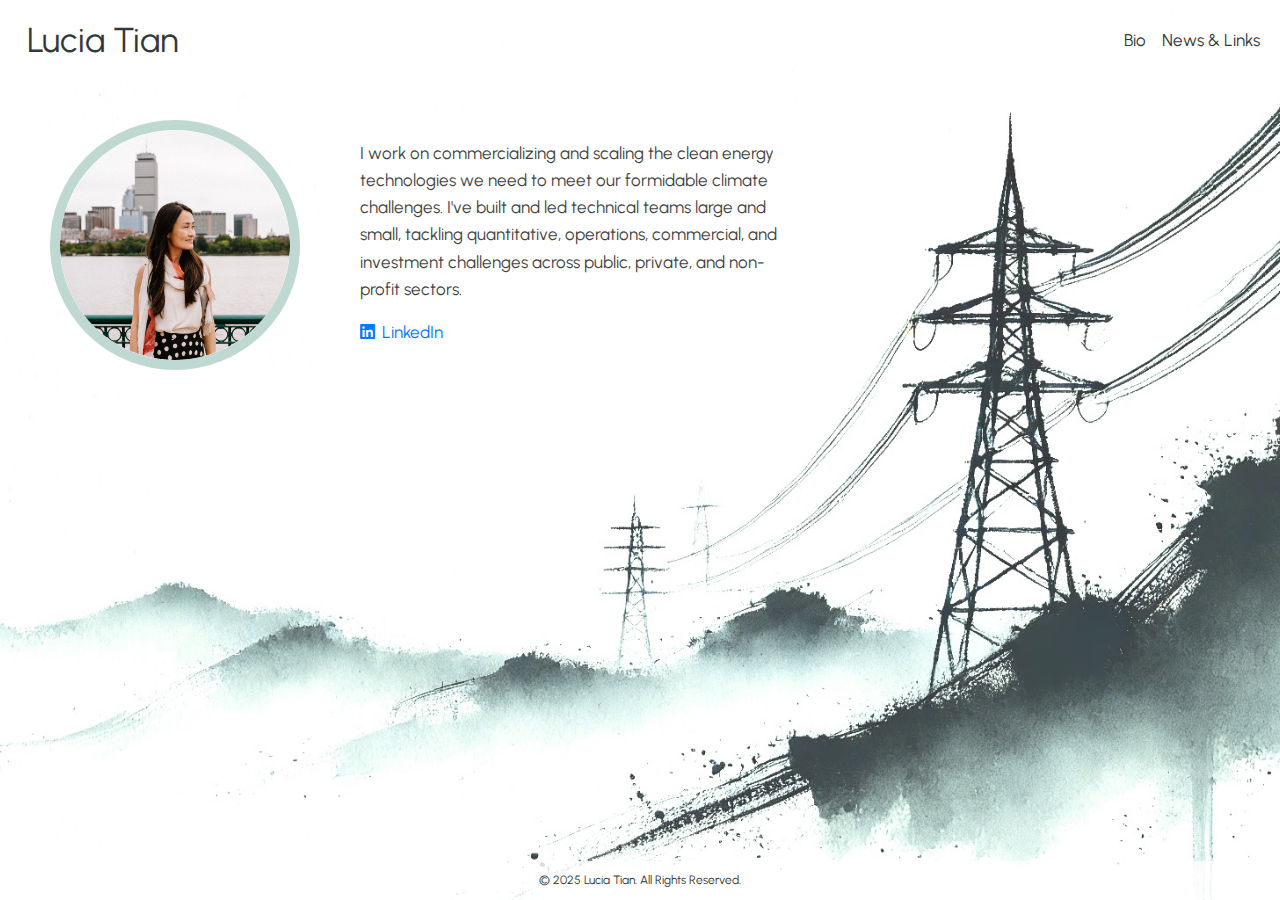
<file: index.html>
<!DOCTYPE html>
<html lang="en">

<head>
  <meta charset="UTF-8">
  <meta name="viewport" content="width=device-width, initial-scale=1.0">
  <meta name="description" content="Lucia Tian is a leader in commercializing and deploying clean energy technologies, to enable data & AI growth while tackling our global climate challenges."/>
  <title> Lucia Tian | Home </title>
  <link rel="stylesheet" href="https://cdn.jsdelivr.net/npm/bootstrap@5.3.0/dist/css/bootstrap.min.css">
  <link href="https://fonts.googleapis.com/css2?family=Urbanist:wght@400;700&display=swap" rel="stylesheet">
  <link href="https://cdnjs.cloudflare.com/ajax/libs/font-awesome/6.5.0/css/all.min.css" rel="stylesheet">
  <link href="https://cdn.jsdelivr.net/npm/bootstrap-icons/font/bootstrap-icons.css" rel="stylesheet">
  <link rel="icon" type="image/x-icon" href="input/transmission_favicon.png">

 <style>

html, body {
  height: 100%; /* Ensure both the html and body elements fill the viewport height */
  margin: 0; /* Remove default margins */
  display: flex; /* Use flexbox for layout */
  flex-direction: column; /* Arrange elements in a column layout */
}

body {
  background-image: url('input/transmission_background.jpg'); /* Replace with the path to your image */
  background-size: cover; /* Make the image cover the entire background */
  background-position: center; /* Center the image */
  background-repeat: no-repeat; /* Prevent the image from repeating */
  background-attachment: fixed; /* Fix the background so it doesn't move when scrolling */

  font-family: 'Urbanist', sans-serif; /* Set your preferred font */
  color: #323839; /* Set the default text color */
  line-height: 1.6; /* Improve readability with line spacing */
}

h1, h2, h3, h4, h5, h6 {
  font-family: 'Urbanist', serif; /* Set a distinct font for headings */
  margin-bottom: 10px; /* Add spacing below headings */
}

p {
  font-size: 17px; /* Set a standard font size for paragraphs */
  color: #444444; /* Slightly lighter text for readability */
}

a {
  color: #007BFF; /* Set a distinct color for links */
  text-decoration: none; /* Remove underline */
}

a i {
  margin-right: 3px; /* Add space between the icon and text */
}

a:hover {
  color: #0056b3; /* Change link color on hover */
  text-decoration: underline; /* Add underline on hover */
}

.navbar {
  /*background-color: transparent; */
  background-color: rgba(255, 255, 255, 0.7); /* White with 80% opacity */
  position: sticky; /* Allow content to flow behind it */
  z-index: 1; /* Keep the navbar above the image */
  padding-left: 0px; /* Adjust spacing if necessary */
}

.navbar-nav .nav-link {
  color: #323839; /* Ensure the text remains visible on a transparent background */
  font-size: 17px; /* Set a standard font size for links */
}

.navbar-brand {
  color: #323839; /* Ensure the brand text is visible */
  font-size: 26pt;
  position: relative; /* Ensure proper alignment */
  left: 0; /* Keep aligned with the left side */
  margin-left: 0; /* Adjust margin to maintain consistent spacing */
  padding-left: 15px;
}

.navbar-toggler-icon {
  background-color: #d2e9e1af; /* Set the desired color */
  border-radius: 2px; /* Optional: Add rounding to the corners */
}


.navbar-toggler:hover svg rect {
  fill: #323839; /* Change color on hover */
}


.profile-container {
  display: flex; /* Use flexbox for layout */
  flex-direction: row; /* Arrange elements in a row */
  align-items: flex-start; /* Vertically align the image and text */
  gap: 40px; /* Add space between the image and text */
  width: 65vw; /* Adjust viewport width */
  flex-grow: 1; /* Push the footer to the bottom */
  padding-top:3%; /* Changed from center to flex-start alignment and added padding */
  /* height: 60vh; /* Adjust viewport height */
}


.text-container {
  flex: 1; /* Allow the text to take up the remaining space */
  display: flex; /* Use flexbox for alignment */
  flex-direction: column; /* Stack text vertically */
  justify-content: flex-start;
  overflow-y: auto; /* Enable scrolling for the text */
  max-height: 100vh; /* Limit the height to the viewport */
  padding-right: 20px; /* Add some padding for spacing */
}

.text-background {
  background-color: rgba(255, 255, 255, 0.8); /* White background with 80% opacity */
  padding: 20px; /* Add padding inside the background */
  border-radius: 8px; /* Optional: Add rounded corners for aesthetics */
  width: 100%; /* Ensure the container spans the available space */
  display: inline-block; /* Make the box shrink to fit its content */
  max-width: 100%; /* Limit maximum width for better readability */
  margin: 0 auto; /* Center the text container */
}

.profile-photo-container {
  width: 250px; /* Adjust width as needed */
  height: 250px; /* Half of the width for a perfect half-circle */
  overflow: hidden; /* Ensures the image doesn't overflow the container */
  position: relative;
  /*background-color: white; /* Optional: Background color for the border area */
  margin-left: 50px; /* Add padding on the left side of the image */
  border: 10px solid #bfd9d2; /* Replace #34c759 with the exact green color from your background image */
  border-radius: 50%; /* Ensure the border is circular */
  flex-shrink: 0; /* Prevent shrinking in flex containers */
}

.profile-photo-image {
  width: 100%; /* Make the image fill the container */
  height: 100%; /* Maintain aspect ratio */
}

/* for small screens */
@media (max-width: 1050px) {
  .profile-container {
    gap: 20px; /* Reduce the gap between elements */
    width: 73vw; /* Full viewport width */
    height:auto;
    align-items: top; /* Vertically align the image and text */
  }


  .text-container {
    max-height: calc(100vh - 250px); /* Adjust for image height */
    padding: 0 20px; /* Add horizontal padding */
  }
 
}

/* for really small screens */
@media (max-width: 850px) {
  .profile-container {
    display: flex;
    flex-direction: column; /* Stack the image and text vertically */
    gap: 20px; /* Add spacing between the elements */
    width: auto; /* Use full width */
    height: 100vh; /* Take up the full viewport height */
    overflow-y: auto; /* Enable vertical scrolling for the block */
    align-items: center; /* Center-align content */
    justify-content: flex-start; /* Align content to the top */
    padding: 20px; /* Add padding for better spacing */
  }

  .profile-photo-container {
    width: 200px; /* Adjust width as needed */
    height: 200px; /* Half of the width for a perfect half-circle */
    margin-left: 0px;
    margin-right: 0vw;
  }
  .text-container {
    flex: none; /* Prevent stretching of child elements */
    width:auto; /* Allow the text to size itself based on content */
    max-height: none; /* Remove height restrictions */
    overflow-y: visible; /* Ensure text remains fully visible */
    font-size: 16px; /* Slightly smaller text for narrow viewports */
  }

  .text-background {
    width: auto; /* Allow the box to size itself based on content */
    max-width: 80%; /* Ensure it doesn't extend too far on smaller screens */
    padding: 15px; /* Reduce padding for smaller screens */
    display: inline-block; /* Shrink the box to fit its content */
  }
}

</style>
</head>

<body>
  <!-- Navigation bar -->
    <nav class="navbar navbar-expand-lg navbar-dark sticky-top">
        <div class="container-fluid">
            <a class="navbar-brand" href="index.html">Lucia Tian</a>

            <button class="navbar-toggler" type="button" data-bs-toggle="collapse" data-bs-target="#navbarNav"
            aria-controls="navbarNav" aria-expanded="false" aria-label="Toggle navigation">
      <svg width="30" height="30" viewBox="0 0 30 30" xmlns="http://www.w3.org/2000/svg">
        <rect width="30" height="3" fill="#bfd9d2"></rect>
        <rect y="12" width="30" height="3" fill="#bfd9d2"></rect>
        <rect y="24" width="30" height="3" fill="#bfd9d2"></rect>
      </svg>
    </button>



            <div class="collapse navbar-collapse" id="navbarNav">
                <ul class="navbar-nav ms-auto">
                    <li class="nav-item">
                        <a class="nav-link" href="bio.html">Bio</a>
                    </li>
                    <li class="nav-item">
                        <a class="nav-link" href="news.html">News & Links</a>
                    </li>

                </ul>
            </div>
        </div>
    </nav>
<!-- End of navigation bar -->

<!-- Profile and Text Section -->
<div class="profile-container">
  <!-- Image Section -->
  <div class="profile-photo-container">
    <img src="input/lucia_tian_clean_energy.png" alt="Lucia Tian - Clean Energy Technologies, Google" class="profile-photo-image">
  </div>

  <!-- Text Section -->

  <div class="text-background">
  <div class="text-container">
    <p>
      I work on commercializing and scaling the clean energy technologies we need to meet our formidable climate challenges.
      I've built and led technical teams large and small, tackling quantitative, operations, commercial, and investment challenges
      across public, private, and non-profit sectors.
    </p>

    <p>
      <a href="https://www.linkedin.com/in/lucia-tian/" target="_blank" aria-label="LinkedIn">
        <i class="fab fa-linkedin"></i> LinkedIn</a>
    </p>


  </div>
  </div>
</div>

<!-- Enables navbar collapse -->
  <script src="https://cdn.jsdelivr.net/npm/bootstrap@5.3.0/dist/js/bootstrap.bundle.min.js"></script>

<!-- Footer -->
<footer style="background-color: rgba(255, 255, 255, 0.8); padding: 10px; text-align: center; font-size: 12px;">
  © 2025 Lucia Tian. All Rights Reserved.
</footer>
  
</body>
</html>
</file>
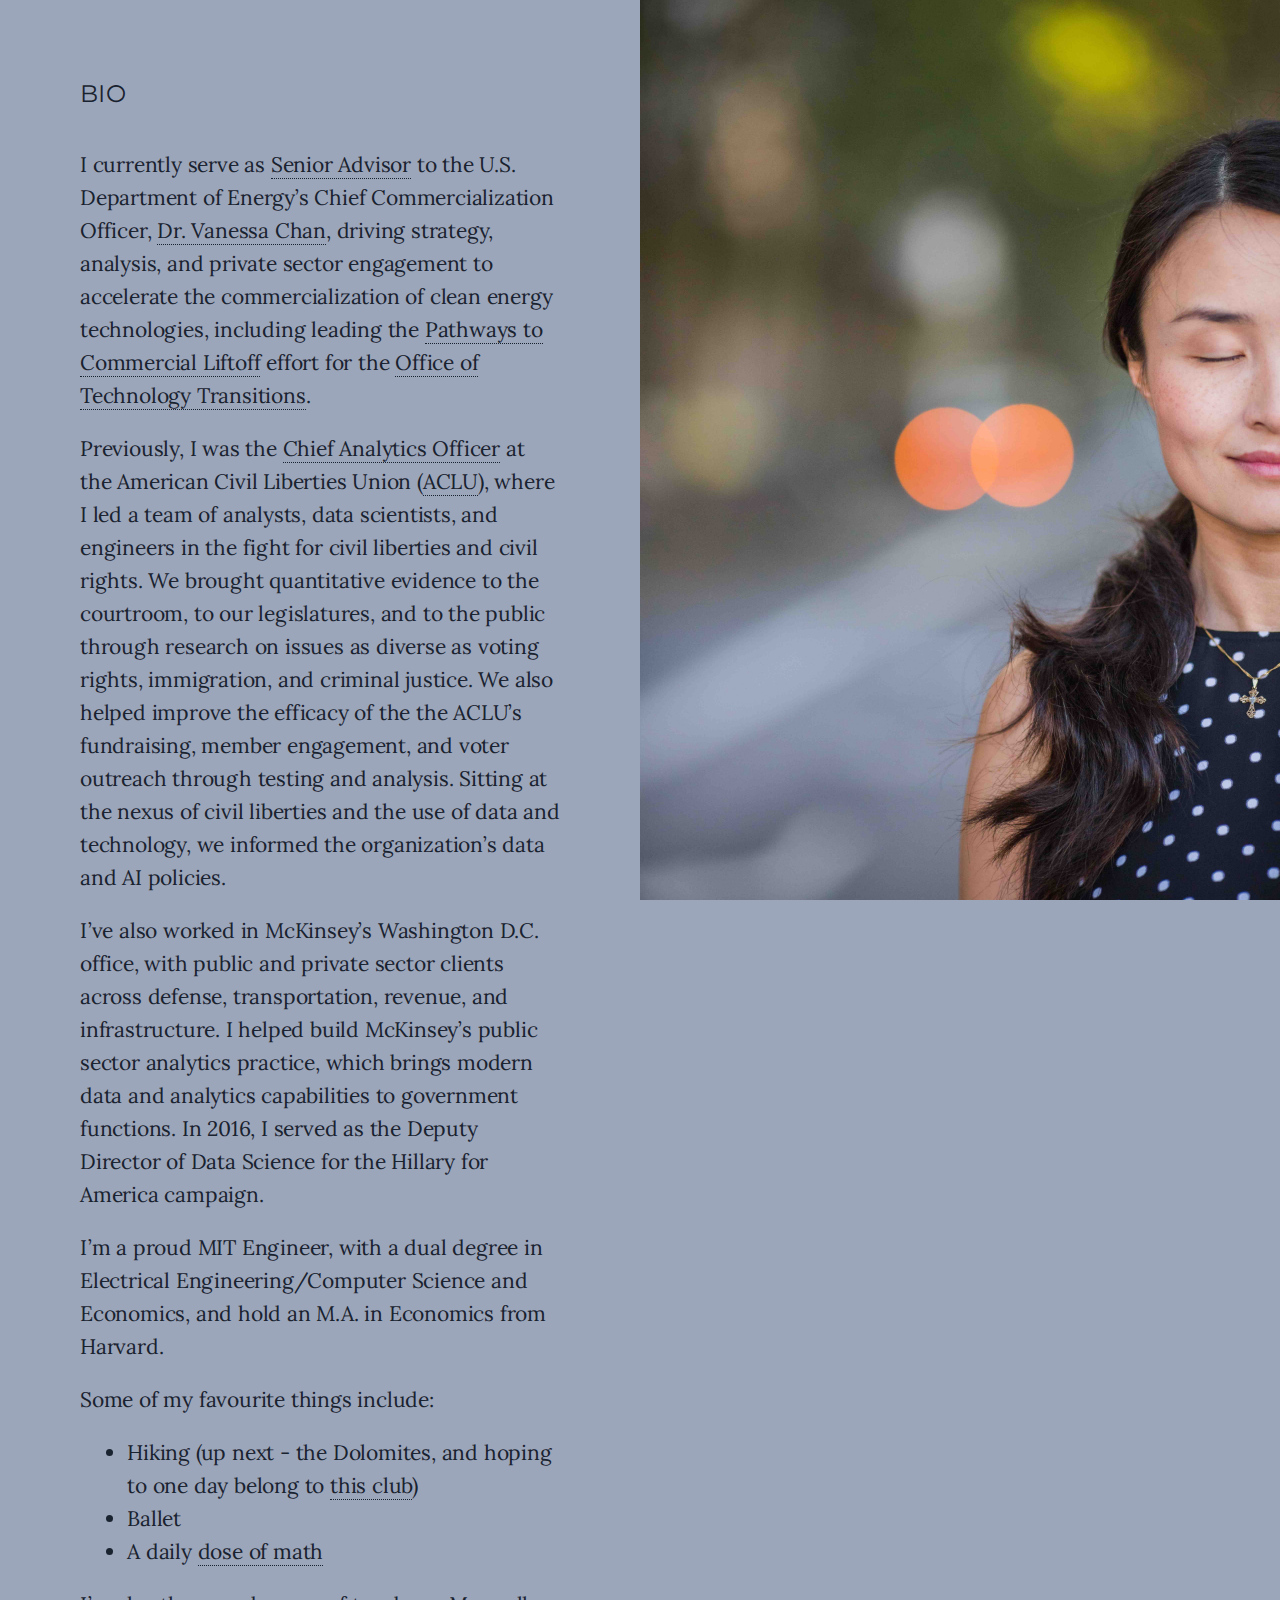
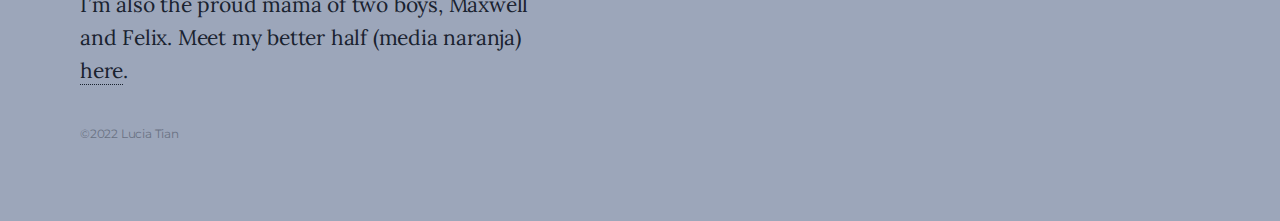
<file: bio/index.html>
<!DOCTYPE html>
<html lang="en-US">

<head>
  <meta charset="UTF-8" />
<meta http-equiv="X-UA-Compatible" content="IE=edge" />


<title>Bio - Lucia Tian</title>
<meta name="author" content="Lucia Tian" />
<meta name="description" content="Lucia Tian. Climate. Technology Commercialization. Data." />
<meta name="robots" content="index, follow" />
<meta name="referrer" content="always" />


<meta property="og:title" content="Bio - Lucia Tian" />
<meta property="og:description" content="Lucia Tian. Climate. Technology Commercialization. Data." />
<meta property="og:url" content="https://luciatian.github.io/" />

<meta property="og:image" content="https://luciatian.github.io/images/LTwebss.png" />
<meta name="twitter:card" content="summary_large_image" />

<meta name="twitter:site" content="@luciattian" />


<link rel="icon" href="https://luciatian.github.io/favicon.ico" />


<link rel="stylesheet" href="https://luciatian.github.io/assets/css/split.css" type="text/css" media="screen" />
<meta name="viewport" content="width=device-width,initial-scale=1" />



  <style>
  
    .fs-split .split-image { background-image: url("https://luciatian.github.io/images/MA_9774_small.jpg"); background-position: center right; }
  
  </style>




  
<script type="application/javascript">
var doNotTrack = false;
if (!doNotTrack) {
	(function(i,s,o,g,r,a,m){i['GoogleAnalyticsObject']=r;i[r]=i[r]||function(){
	(i[r].q=i[r].q||[]).push(arguments)},i[r].l=1*new Date();a=s.createElement(o),
	m=s.getElementsByTagName(o)[0];a.async=1;a.src=g;m.parentNode.insertBefore(a,m)
	})(window,document,'script','https://www.google-analytics.com/analytics.js','ga');
	ga('create', 'UA-162812219-1', 'auto');
	
	ga('send', 'pageview');
}
</script>



</head>

<body id="fullsingle" class="page-template-page-fullsingle-split">

  <div class="fs-split">

    
    

      <div class="split-image">

      </div>

    
    
    
    <div class="split-content">
      <div class="split-content-vertically-center">
        
        <div class="split-intro">
  
  <h1>Bio</h1>

</div>


        
        
  
  <div class="split-bio">
  <p>I currently serve as <a href="https://www.energy.gov/technologytransitions/person/lucia-tian">Senior Advisor</a> to the U.S. Department of Energy&rsquo;s Chief Commercialization Officer, <a href="https://www.energy.gov/technologytransitions/chief-commercialization-officer">Dr. Vanessa Chan</a>, driving strategy, analysis, and private sector engagement to accelerate the commercialization of clean energy technologies, including leading the <a href="https://liftoff.energy.gov">Pathways to Commercial Liftoff</a> effort for the <a href="https://www.energy.gov/technologytransitions/office-technology-transitions">Office of Technology Transitions</a>.</p>
<p>Previously, I was the <a href="https://www.aclu.org/bio/lucia-tian">Chief Analytics Officer</a> at the American Civil Liberties Union (<a href="https://www.aclu.org/">ACLU</a>), where I led a team of analysts, data scientists, and engineers in the fight for civil liberties and civil rights. We brought quantitative evidence to the courtroom, to our legislatures, and to the public through research on issues as diverse as voting rights, immigration, and criminal justice. We also helped improve the efficacy of the the ACLU&rsquo;s fundraising, member engagement, and voter outreach through testing and analysis. Sitting at the nexus of civil liberties and the use of data and technology, we informed the organization’s data and AI policies.</p>
<p>I&rsquo;ve also worked in McKinsey’s Washington D.C. office, with public and private sector clients across defense, transportation, revenue, and infrastructure. I helped build McKinsey&rsquo;s public sector analytics practice, which brings modern data and analytics capabilities to government functions. In 2016, I served as the Deputy Director of Data Science for the Hillary for America campaign.</p>
<p>I&rsquo;m a proud MIT Engineer, with a dual degree in Electrical Engineering/Computer Science and Economics, and hold an M.A. in Economics from Harvard.</p>
<p>Some of my favourite things include:</p>
<ul>
<li>Hiking (up next - the Dolomites, and hoping to one day belong to <a href="http://www.amc4000footer.org/">this club</a>)</li>
<li>Ballet</li>
<li>A daily <a href="https://www.youtube.com/channel/UCYO_jab_esuFRV4b17AJtAw">dose of math</a></li>
</ul>
<p>I&rsquo;m also the proud mama of two boys, Maxwell and Felix. Meet my better half (media naranja) <a href="https://www.eduardodavila.com/">here</a>.</p>

</div>



        
        <div class="split-credit">
  <p>&copy;2022 Lucia Tian </p>

</div>

      </div>
    </div>

  </div>
  
  
<script type="text/javascript">
var sc_project=12232989;
var sc_invisible=1;
var sc_security="527f2d4e";
var sc_https=1;
var sc_remove_link=1;
</script>
<script type="text/javascript"
src="https://www.statcounter.com/counter/counter.js" async></script>
<noscript><div class="statcounter"><img class="statcounter"
src="https://c.statcounter.com/12232989/0/527f2d4e/1/" alt="Web Analytics Made
Easy - StatCounter"></div></noscript>



</body>
</html>
</file>
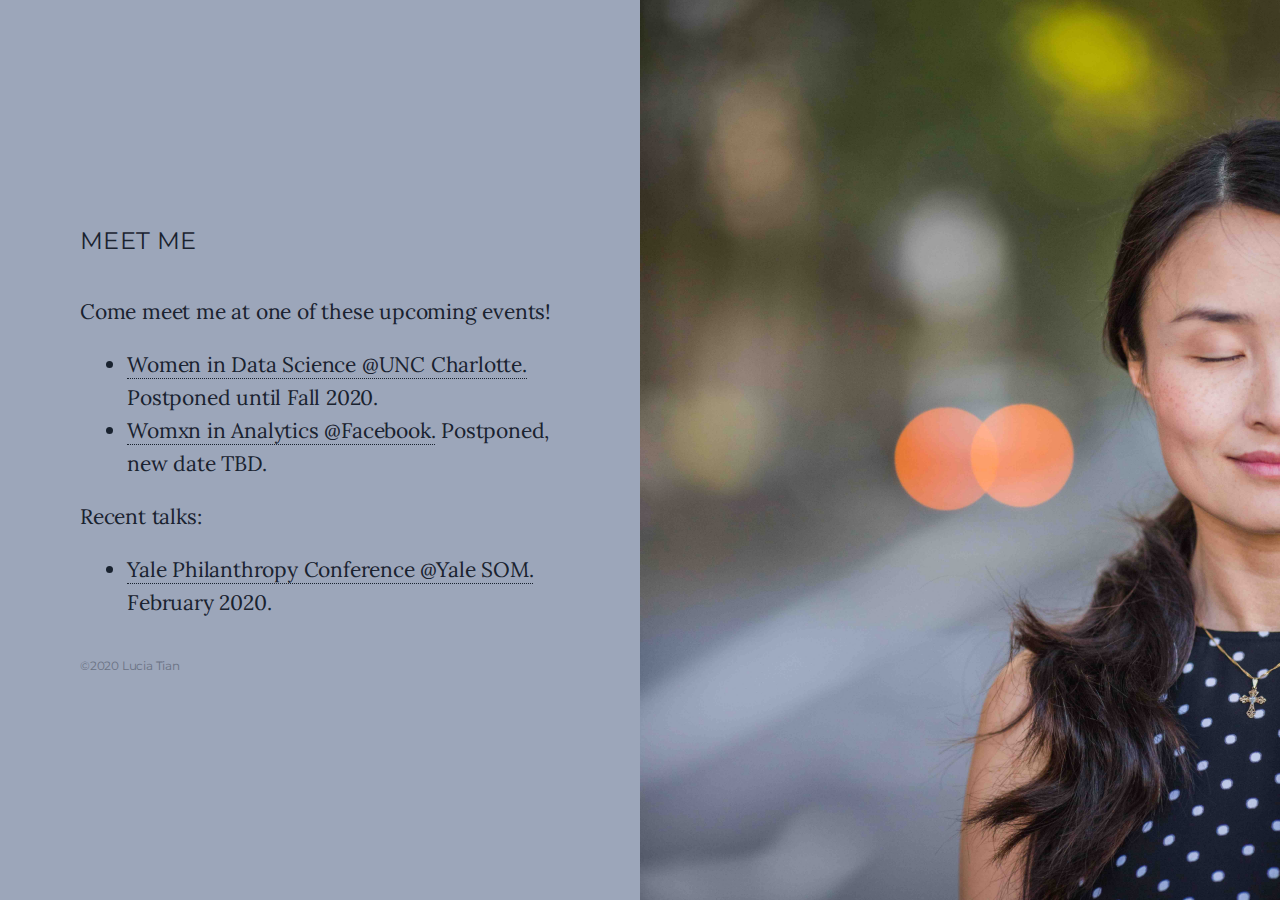
<file: meetme/index.html>
<!DOCTYPE html>
<html lang="en-US">

<head>
  <meta charset="UTF-8" />
<meta http-equiv="X-UA-Compatible" content="IE=edge" />


<title>Meet me - Lucia Tian</title>
<meta name="author" content="Lucia Tian" />
<meta name="description" content="Lucia Tian, Chief Analytics Officer, American Civil Liberties Union, ACLU." />
<meta name="robots" content="index, follow" />
<meta name="referrer" content="always" />


<meta property="og:title" content="Meet me - Lucia Tian" />
<meta property="og:description" content="Lucia Tian, Chief Analytics Officer, American Civil Liberties Union, ACLU." />
<meta property="og:url" content="https://luciatian.github.io/" />

<meta property="og:image" content="https://luciatian.github.io/images/screenshot.jpg" />
<meta name="twitter:card" content="summary_large_image" />

<meta name="twitter:site" content="@luciattian" />


<link rel="icon" href="https://luciatian.github.io/favicon.ico" />


<link rel="stylesheet" href="https://luciatian.github.io/assets/css/split.css" type="text/css" media="screen" />
<meta name="viewport" content="width=device-width,initial-scale=1" />



  <style>

    .fs-split .split-image { background-image: url("https://luciatian.github.io/images/MA_9774_small.jpg"); background-position: center right; }

  </style>





<script type="application/javascript">
var doNotTrack = false;
if (!doNotTrack) {
	(function(i,s,o,g,r,a,m){i['GoogleAnalyticsObject']=r;i[r]=i[r]||function(){
	(i[r].q=i[r].q||[]).push(arguments)},i[r].l=1*new Date();a=s.createElement(o),
	m=s.getElementsByTagName(o)[0];a.async=1;a.src=g;m.parentNode.insertBefore(a,m)
	})(window,document,'script','https://www.google-analytics.com/analytics.js','ga');
	ga('create', 'UA-162812219-1', 'auto');

	ga('send', 'pageview');
}
</script>



</head>

<body id="fullsingle" class="page-template-page-fullsingle-split">

  <div class="fs-split">




      <div class="split-image">

      </div>




    <div class="split-content">
      <div class="split-content-vertically-center">

        <div class="split-intro">

  <h1>Meet me</h1>

</div>





  <div class="split-bio">
  <p>Come meet me at one of these upcoming events!</p>
<ul>
<li><a href="https://charlottewids.uncc.edu/speakers/2020">Women in Data Science @UNC Charlotte.</a> Postponed until Fall 2020.</li>
<li><a href="https://wiac2020.fbreg.com/">Womxn in Analytics @Facebook.</a> Postponed, new date TBD.</li>
</ul>
<p>Recent talks:</p>
<ul>
<li><a href="https://yalephilanthropyconference.com/data-driven-impact">Yale Philanthropy Conference @Yale SOM.</a> February 2020.</li>
</ul>

</div>




        <div class="split-credit">
  <p>&copy;2020 Lucia Tian </p>

</div>

      </div>
    </div>

  </div>

  <!-- Default Statcounter code for Lucia Tian's website http://luciatian.com -->
  <script type="text/javascript">
  var sc_project=12232989;
  var sc_invisible=1;
  var sc_security="527f2d4e";
  var sc_https=1;
  var sc_remove_link=1;
  </script>
  <script type="text/javascript"
  src="https://www.statcounter.com/counter/counter.js" async></script>
  <noscript><div class="statcounter"><img class="statcounter"
  src="https://c.statcounter.com/12232989/0/527f2d4e/1/" alt="Web Analytics Made
  Easy - StatCounter"></div></noscript>
  <!-- End of Statcounter Code -->

</body>
</html>
</file>
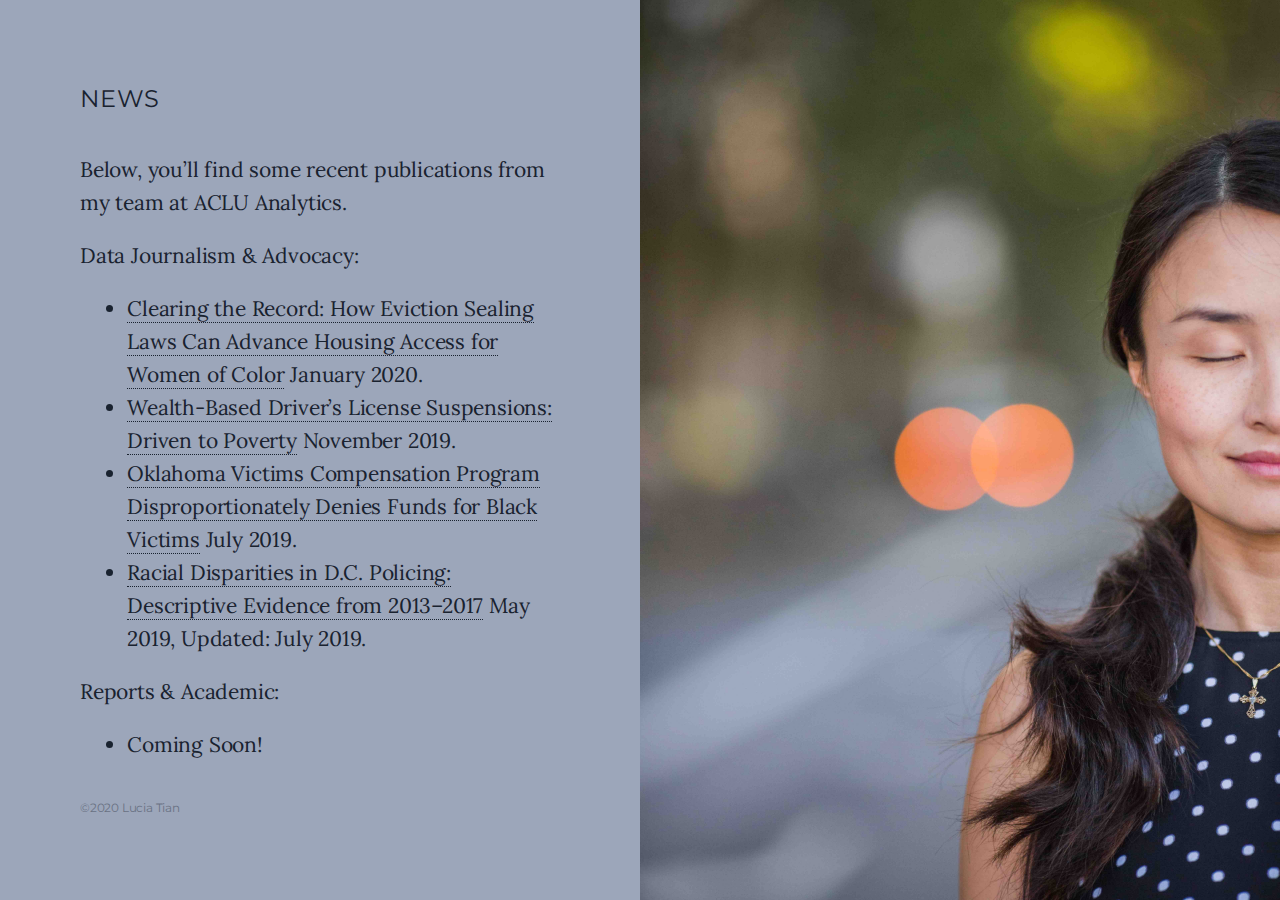
<file: news/index.html>
<!DOCTYPE html>
<html lang="en-US">

<head>
  <meta charset="UTF-8" />
<meta http-equiv="X-UA-Compatible" content="IE=edge" />


<title>News - Lucia Tian</title>
<meta name="author" content="Lucia Tian" />
<meta name="description" content="Lucia Tian, Chief Analytics Officer, American Civil Liberties Union, ACLU." />
<meta name="robots" content="index, follow" />
<meta name="referrer" content="always" />


<meta property="og:title" content="News - Lucia Tian" />
<meta property="og:description" content="Lucia Tian, Chief Analytics Officer, American Civil Liberties Union, ACLU." />
<meta property="og:url" content="https://luciatian.github.io/" />

<meta property="og:image" content="https://luciatian.github.io/images/screenshot.jpg" />
<meta name="twitter:card" content="summary_large_image" />

<meta name="twitter:site" content="@luciattian" />


<link rel="icon" href="https://luciatian.github.io/favicon.ico" />


<link rel="stylesheet" href="https://luciatian.github.io/assets/css/split.css" type="text/css" media="screen" />
<meta name="viewport" content="width=device-width,initial-scale=1" />



  <style>
  
    .fs-split .split-image { background-image: url("https://luciatian.github.io/images/MA_9774_small.jpg"); background-position: center right; }
  
  </style>





</head>

<body id="fullsingle" class="page-template-page-fullsingle-split">

  <div class="fs-split">

    
    

      <div class="split-image">

      </div>

    
    
    
    <div class="split-content">
      <div class="split-content-vertically-center">
        
        <div class="split-intro">
  
  <h1>News</h1>

</div>


        
        
  
  <div class="split-bio">
  <p>Below, you&rsquo;ll find some recent publications from my team at ACLU Analytics.</p>
<p>Data Journalism &amp; Advocacy:</p>
<ul>
<li><a href="https://www.aclu.org/news/racial-justice/clearing-the-record-how-eviction-sealing-laws-can-advance-housing-access-for-women-of-color/">Clearing the Record: How Eviction Sealing Laws Can Advance Housing Access for Women of Color</a> January 2020.</li>
<li><a href="https://graphics.aclu.org/south_carolina/">Wealth-Based Driver&rsquo;s License Suspensions: Driven to Poverty</a> November 2019.</li>
<li><a href="https://www.aclu.org/blog/racial-justice/race-and-criminal-justice/oklahoma-victims-compensation-program?redirect=blog/racial-justice/race-and-criminal-justice/oklahoma-victims-fund">Oklahoma Victims Compensation Program Disproportionately Denies Funds for Black Victims</a> July 2019.</li>
<li><a href="https://www.acludc.org/en/racial-disparities-dc-policing-descriptive-evidence-2013-2017">Racial Disparities in D.C. Policing: Descriptive Evidence from 2013–2017</a> May 2019,
Updated: July 2019.</li>
</ul>
<p>Reports &amp; Academic:</p>
<ul>
<li>Coming Soon!</li>
</ul>

</div>



        
        <div class="split-credit">
  <p>&copy;2020 Lucia Tian </p>

</div>

      </div>
    </div>
    
  </div>

</body>
</html>
</file>
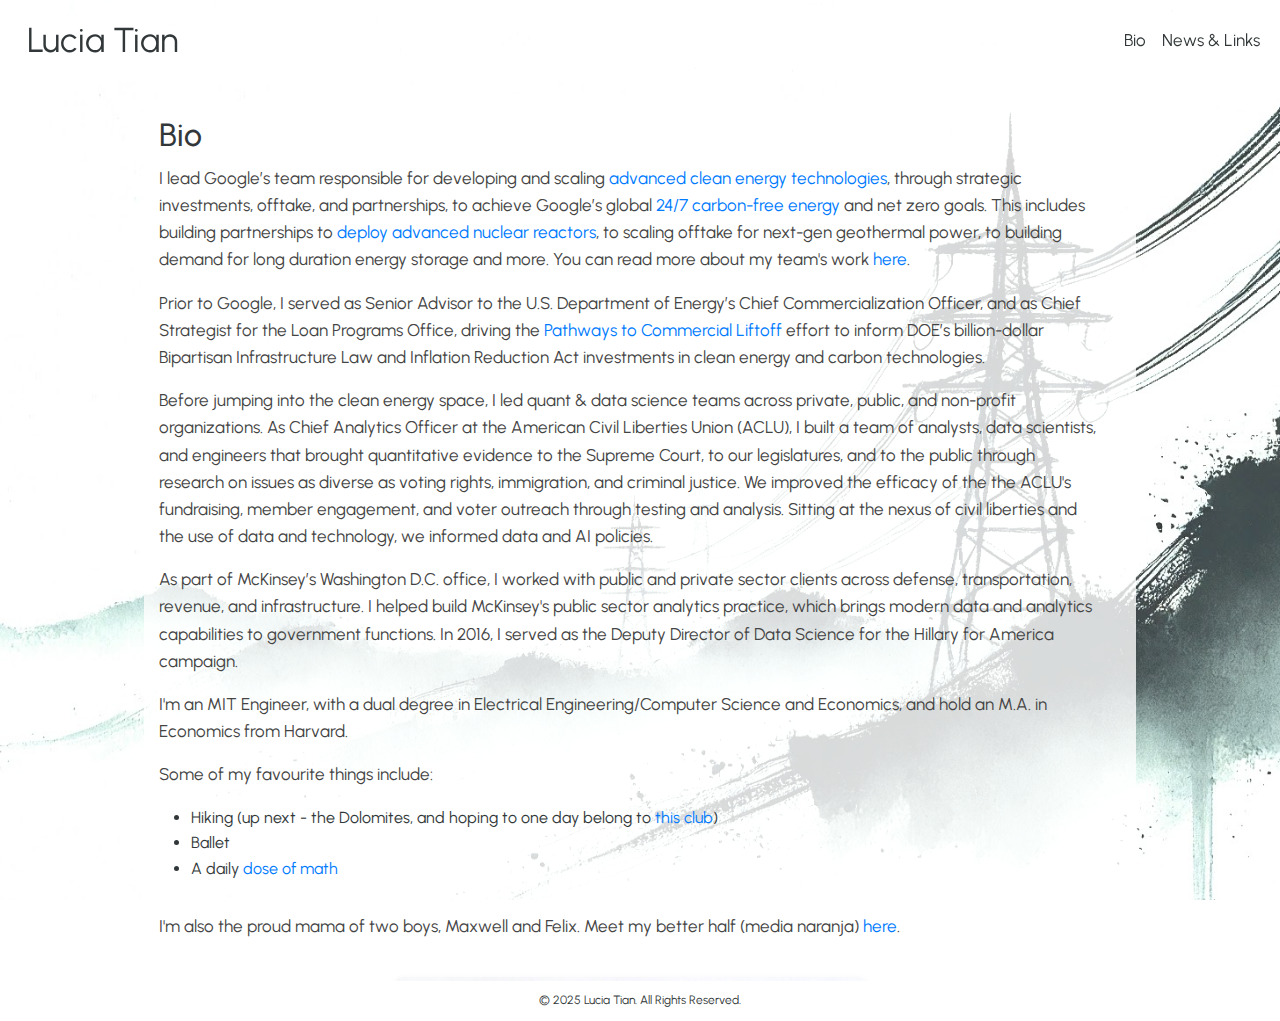
<file: bio.html>
<!DOCTYPE html>
<html lang="en">

<head>
  <meta charset="UTF-8">
  <meta name="viewport" content="width=device-width, initial-scale=1.0">
  <meta name="description" content="Lucia Tian is a leader in commercializing and deploying clean energy technologies to tackle our global climate challenges."/> 
  <title> Lucia Tian | Bio </title>
  <link rel="stylesheet" href="https://cdn.jsdelivr.net/npm/bootstrap@5.3.0/dist/css/bootstrap.min.css">
  <link href="https://fonts.googleapis.com/css2?family=Urbanist:wght@400;700&display=swap" rel="stylesheet">
  <link href="https://cdnjs.cloudflare.com/ajax/libs/font-awesome/6.5.0/css/all.min.css" rel="stylesheet">
  <link href="https://cdn.jsdelivr.net/npm/bootstrap-icons/font/bootstrap-icons.css" rel="stylesheet">
  <link rel="icon" type="image/x-icon" href="input/transmission_favicon.png">

 <style>

html, body {
  height: 100%; /* Ensure both the html and body elements fill the viewport height */
  margin: 0; /* Remove default margins */
}

body {
  background-image: url('input/transmission_background.jpg'); /* Replace with the path to your image */
  background-size: cover; /* Make the image cover the entire background */
  background-position: center; /* Center the image */
  background-repeat: no-repeat; /* Prevent the image from repeating */
  background-attachment: fixed; /* Fix the background so it doesn't move when scrolling */

  font-family: 'Urbanist', sans-serif; /* Set your preferred font */
  color: #323839; /* Set the default text color */
  line-height: 1.6; /* Improve readability with line spacing */
}

h1, h2, h3, h4, h5, h6 {
  font-family: 'Urbanist', serif; /* Set a distinct font for headings */
  margin-bottom: 10px; /* Add spacing below headings */
}

p {
  font-size: 17px; /* Set a standard font size for paragraphs */
  color: #444444; /* Slightly lighter text for readability */
}

a {
  color: #007BFF; /* Set a distinct color for links */
  text-decoration: none; /* Remove underline */
}

a i {
  margin-right: 3px; /* Add space between the icon and text */
}

a:hover {
  color: #0056b3; /* Change link color on hover */
  text-decoration: underline; /* Add underline on hover */
}

.navbar {
  /*background-color: transparent; */
  background-color: rgba(255, 255, 255, 0.7); /* White with 80% opacity */
  position: sticky; /* Allow content to flow behind it */
  z-index: 1; /* Keep the navbar above the image */
  padding-left: 0px; /* Adjust spacing if necessary */
}

.navbar-nav .nav-link {
  color: #323839; /* Ensure the text remains visible on a transparent background */
  font-size: 17px; /* Set a standard font size for links */
}

.navbar-brand {
  color: #323839; /* Ensure the brand text is visible */
  font-size: 26pt;
  position: relative; /* Ensure proper alignment */
  left: 0; /* Keep aligned with the left side */
  margin-left: 0px; /* Adjust margin to maintain consistent spacing */
  padding-left: 15px;
}

.navbar-toggler-icon {
  background-color: #d2e9e1af; /* Set the desired color */
  border-radius: 2px; /* Optional: Add rounding to the corners */
}


.navbar-toggler:hover svg rect {
  fill: #323839; /* Change color on hover */
}


.profile-container {
    display: flex;
    flex-direction: column; /* Stack the image and text vertically */
    gap: 20px; /* Add spacing between the elements */
    width: auto; /* Use full width */
    height: 100vh; /* Take up the full viewport height */
    overflow-y: auto; /* Enable vertical scrolling for the block */
    align-items: center; /* Center-align content */
    justify-content: flex-start; /* Align content to the top */
    padding: 20px; /* Add padding for better spacing */
  }

  

.text-container {
    flex: none; /* Prevent stretching of child elements */
    display: flex; /* Use flexbox for alignment */
    flex-direction: column; /* Stack text vertically */
    justify-content: flex-start;
    width:auto; /* Allow the text to size itself based on content */
    max-height: none; /* Remove height restrictions */
    overflow-y: auto; /* Enable scrolling for the text */
    font-size: 16px; /* Slightly smaller text for narrow viewports */
    padding-right: 20px; /* Add some padding for spacing */
}


.text-background {
  background-color: rgba(255, 255, 255, 0.8); /* White background with 80% opacity */
  padding: 20px; /* Add padding inside the background */
  border-radius: 8px; /* Optional: Add rounded corners for aesthetics */
  width: auto; /* Allow the box to size itself based on content */
  display: inline-block; /* Make the box shrink to fit its content */
  max-width: 80%; /* Limit maximum width for better readability */
  margin: 0 auto; /* Center the text container */
  padding: 15px; /* Reduce padding for smaller screens */
}


.image-container {
  text-align: center; /* Center the image horizontally */
  margin: 20px 0; /* Add spacing above and below the image */
}

.image-container img {
  width: 50%; /* Scale the image width to 50% of the page */
  max-width: 100%; /* Ensure the image does not exceed its original size */
  height: auto; /* Maintain the aspect ratio */
  border-radius: 8px; /* Optional: Add rounded corners for aesthetics */
  box-shadow: 0 4px 8px rgba(0, 0, 0, 0.1); /* Optional: Add a shadow for a subtle effect */
}

.image-container figcaption {
  font-size: 14px; /* Set the caption font size */
  color: #666; /* Use a lighter color for the caption */
  margin-top: 10px; /* Add spacing between the image and caption */
  /* font-style: italic; /* Optional: Make the caption italic */
}

</style>
</head>


<body>
  <!-- Navigation bar -->
    <nav class="navbar navbar-expand-lg navbar-dark sticky-top">
        <div class="container-fluid">
            <a class="navbar-brand" href="index.html">Lucia Tian</a>

            <button class="navbar-toggler" type="button" data-bs-toggle="collapse" data-bs-target="#navbarNav"
            aria-controls="navbarNav" aria-expanded="false" aria-label="Toggle navigation">
      <svg width="30" height="30" viewBox="0 0 30 30" xmlns="http://www.w3.org/2000/svg">
        <rect width="30" height="3" fill="#bfd9d2"></rect>
        <rect y="12" width="30" height="3" fill="#bfd9d2"></rect>
        <rect y="24" width="30" height="3" fill="#bfd9d2"></rect>
      </svg>
    </button>



            <div class="collapse navbar-collapse" id="navbarNav">
                <ul class="navbar-nav ms-auto">
                    <li class="nav-item">
                        <a class="nav-link" href="bio.html">Bio</a>
                    </li>
                    <li class="nav-item">
                        <a class="nav-link" href="news.html">News & Links</a>
                    </li>

                </ul>
            </div>
        </div>
    </nav>
<!-- End of navigation bar -->

<!-- Profile and Text Section -->
<div class="profile-container">

  <!-- Text Section -->

  <div class="text-background">
    <div class="text-container">
      <h2 id="Bio">Bio</h2>
      <p>
        I lead Google’s team responsible for developing and scaling 
        <a href="https://sustainability.google/reports/accelerating-advanced-clean-electricity-technologies/" target="_blank">advanced clean energy technologies</a>, through strategic investments, offtake, and partnerships, to achieve Google’s global 
        <a href="https://sustainability.google/progress/energy/" target="_blank">24/7 carbon-free energy</a> and net zero goals. This includes building partnerships to <a href="https://blog.google/outreach-initiatives/sustainability/google-kairos-power-nuclear-energy-agreement/" target="_blank">deploy advanced nuclear reactors</a>, to scaling offtake for next-gen geothermal power, to building demand for long duration energy storage and more. You can read more about my team's work 
        <a href="https://www.linkedin.com/pulse/harnessing-electricity-demand-commercialize-nextgen-clean-terrell-wb2nc" target="_blank">here</a>.
      </p>
    
      <p>
        Prior to Google, I served as Senior Advisor
        to the U.S. Department of Energy’s Chief Commercialization Officer, and as Chief Strategist for the Loan Programs Office, driving the 
        <a href="https://liftoff.energy.gov" target="_blank">Pathways to Commercial Liftoff</a>
        effort to inform DOE’s billion-dollar Bipartisan Infrastructure Law and Inflation Reduction Act investments in clean energy and carbon technologies.
      </p>
    
      <p>
        Before jumping into the clean energy space, I led quant & data science teams across private, public, and non-profit organizations. As Chief Analytics Officer
        at the American Civil Liberties Union (ACLU), I built a team of analysts, data scientists, and engineers that brought quantitative evidence to the Supreme Court, to our legislatures, and to the public through research on issues as diverse as voting rights, immigration, and criminal justice. 
        We improved the efficacy of the the ACLU's fundraising, member engagement, and voter outreach through testing and analysis. Sitting at the nexus of civil liberties and the use of data and technology, we informed data and AI policies.
      </p>

      <p>
        As part of McKinsey’s Washington D.C. office, I worked with public and private sector clients across defense, transportation, revenue, and infrastructure. I helped build McKinsey's public sector analytics practice, which brings modern data and analytics capabilities to government functions. In 2016, I served as the Deputy Director of Data Science for the Hillary for America campaign.
      </p>

      <p>
        I'm an MIT Engineer, with a dual degree in Electrical Engineering/Computer Science and Economics, and hold an M.A. in Economics from Harvard.
      </p>  
    
      <p>
        Some of my favourite things include:
        <ul>
          <li>Hiking (up next - the Dolomites, and hoping to one day belong to 
            <a href="http://www.amc4000footer.org/" target="_blank">this club</a>)</li>
          <li>Ballet</li>
          <li>A daily <a href="https://www.youtube.com/channel/UCYO_jab_esuFRV4b17AJtAw" target="_blank">dose of math</a></li>
        </ul>
      </p>
    
      <p>
        I'm also the proud mama of two boys, Maxwell and Felix. Meet my better half (media naranja) 
        <a href="https://www.eduardodavila.com/" target="_blank">here</a>.
      </p>

      <!-- Insert image -->
      <div class="image-container">
        <img src="input/family_portrait.jpg" alt="Our family portrait, by Max">
        <figcaption>Our family portrait, by Max</figcaption>
      </div>

    </div>
    
  </div>
</div>

<!-- Enables navbar collapse -->
  <script src="https://cdn.jsdelivr.net/npm/bootstrap@5.3.0/dist/js/bootstrap.bundle.min.js"></script> 


<!-- Footer -->
  <footer style="background-color: rgba(255, 255, 255, 0.8); padding: 10px; text-align: center; font-size: 12px;">
    © 2025 Lucia Tian. All Rights Reserved.
</footer>
  
</body>
</html>
</file>
